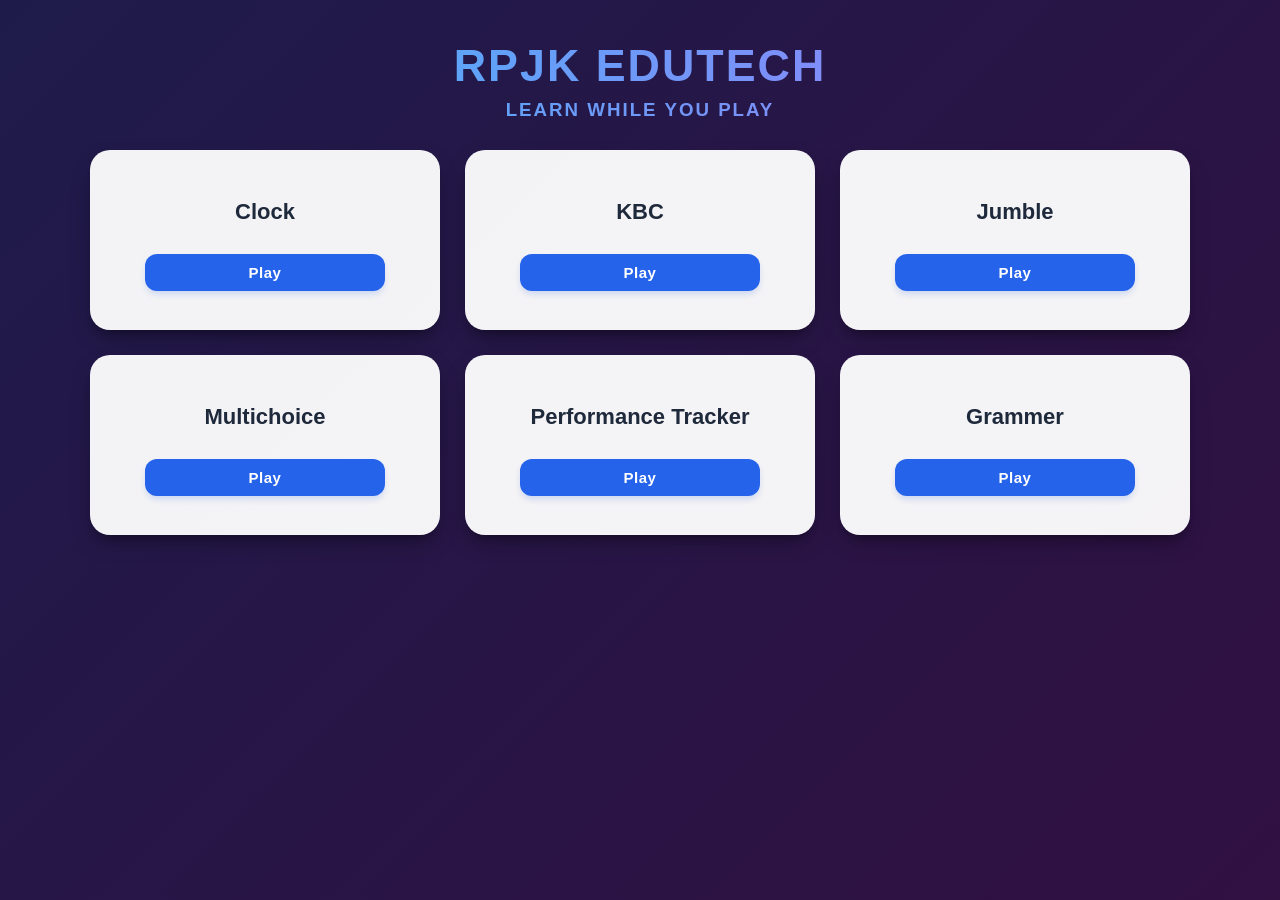
<file: index.html>
<!DOCTYPE html>
<html lang="en">
<head>
    <meta charset="UTF-8">
    <meta name="viewport" content="width=device-width, initial-scale=1.0">
    <title>Educational Activities</title>
    <style>
        /* Modern CSS Variables for Easy Customization */
        :root {
            --primary-bg: linear-gradient(135deg, #1e1b4b 0%, #311042 100%);
            --card-bg: rgba(255, 255, 255, 0.95);
            --text-dark: #1e293b;
            --accent-blue: #2563eb;
            --accent-hover: #ff4500;
        }

        /* Base Setup */
        body {
            font-family: 'Segoe UI', Roboto, Helvetica, Arial, sans-serif;
            text-align: center;
            margin: 0;
            padding: 40px 20px;
            min-height: 100vh;
            background: var(--primary-bg);
            color: #ffffff;
            box-sizing: border-box;
        }

        /* Typography & Headings */
        h1 {
            font-size: 2.8rem;
            margin-bottom: 8px;
            letter-spacing: -0.5px;
            background: linear-gradient(to right, #ffffff, #cbd5e1);
            -webkit-background-clip: text;
            -webkit-text-fill-color: transparent;
            font-weight: 800;
        }

        /* Animated Tagline */
        .gradient-effect {
            /* font-size: 22px; */
            text-transform: uppercase;
            font-weight: 700;
            letter-spacing: 2px;
            margin-top: 0;
            /* margin-bottom: 50px; */
            background: linear-gradient(to right, #38bdf8, #818cf8, #34d399, #38bdf8);
            background-size: 200% auto;
            -webkit-background-clip: text;
            -webkit-text-fill-color: transparent;
            animation: gradientScroll 3s linear infinite;
        }

        /* Layout Grid - Highly Responsive */
        #container {
            display: grid;
            grid-template-columns: repeat(auto-fit, minmax(260px, 1fr));
            gap: 25px;
            max-width: 1100px;
            margin: 0 auto;
            padding: 10px;
        }

        /* Modernized Cards (Tiles) */
        .tile {
            background: var(--card-bg);
            border-radius: 20px;
            padding: 24px;
            height: 180px;
            display: flex;
            flex-direction: column;
            justify-content: space-around;
            align-items: center;
            cursor: pointer;
            box-sizing: border-box;
            border: 1px solid rgba(255, 255, 255, 0.1);
            box-shadow: 0 10px 25px -5px rgba(0, 0, 0, 0.3), 
                        0 8px 10px -6px rgba(0, 0, 0, 0.3);
            transition: transform 0.25s cubic-bezier(0.4, 0, 0.2, 1), 
                        box-shadow 0.25s cubic-bezier(0.4, 0, 0.2, 1);
        }

        /* Interactive Hover State */
        .tile:hover {
            transform: translateY(-8px) scale(1.02);
            box-shadow: 0 20px 25px -5px rgba(0, 0, 0, 0.4), 
                        0 0 15px rgba(56, 189, 248, 0.2);
        }

        .tile h2 {
            margin: 10px 0 0 0;
            font-size: 22px;
            color: var(--text-dark);
            font-weight: 700;
            line-height: 1.2;
        }

        /* Action Buttons */
        .tile button {
            width: 80%;
            padding: 10px 20px;
            font-size: 15px;
            border: none;
            border-radius: 12px;
            background: var(--accent-blue);
            color: white;
            cursor: pointer;
            font-weight: 600;
            letter-spacing: 0.5px;
            box-shadow: 0 4px 6px -1px rgba(37, 99, 235, 0.2);
            transition: all 0.2s ease;
        }

        .tile button:hover {
            background: var(--accent-hover);
            transform: translateY(-2px);
            box-shadow: 0 6px 12px rgba(255, 69, 0, 0.3);
        }
        
        .tile button:active {
            transform: translateY(0);
        }

        /* Smooth Keyframe Animation */
        @keyframes gradientScroll {
            0% { background-position: 0% center; }
            100% { background-position: -200% center; }
        }
    </style>
</head>
<body>

    <h1 class="gradient-effect">RPJK EduTech</h1>
    <h3 id="tagline" class="gradient-effect">Learn While You Play</h3>
    
    <div id="container">
        <!-- The script.min.js file will inject cards seamlessly here. -->        
    </div>
    
    <script src="script.js"></script>
</body>
</html>
</file>
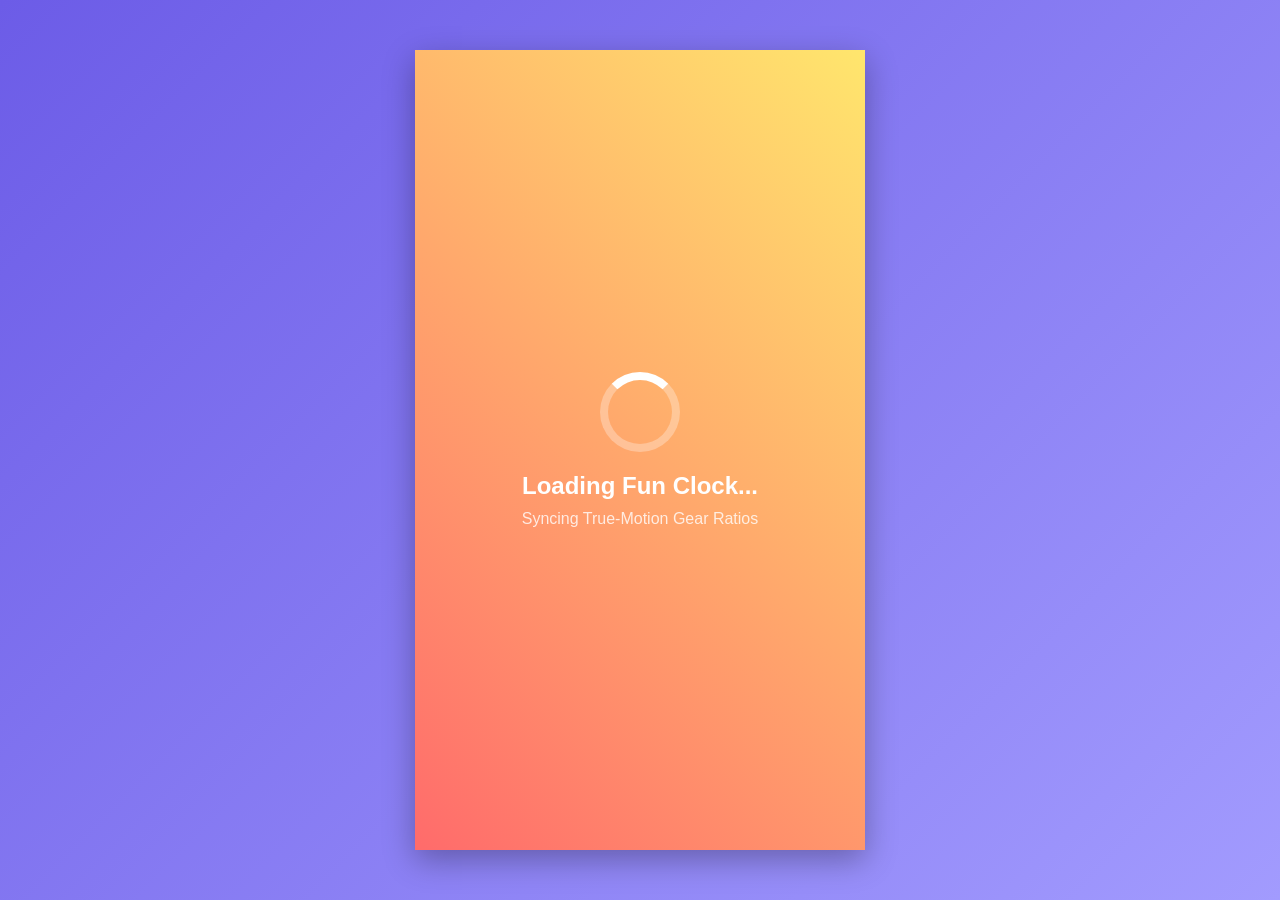
<file: AppAssets/Game_Clock/Clock.html>
<!DOCTYPE html>
<html lang="en">
<head>
    <meta charset="UTF-8">
    <meta name="viewport" content="width=device-width, initial-scale=1.0, maximum-scale=1.0, user-scalable=no">
    <title>Time Explorer: Clock Master</title>
    <style>
        :root {
            --primary: #FF6B6B;
            --secondary: #4ECDC4;
            --accent: #FFE66D;
            --dark: #2F3E46;
            --light: #F7FFF7;
        }

        * {
            box-sizing: border-box;
            user-select: none;
            -webkit-user-select: none;
            margin: 0;
            padding: 0;
        }

        body, html {
            width: 100%;
            height: 100%;
            overflow: hidden;
            background: linear-gradient(135deg, #6C5CE7, #a29bfe);
            font-family: 'Comic Sans MS', 'Chalkboard SE', 'Arial', sans-serif;
            display: flex;
            justify-content: center;
            align-items: center;
        }

        #game-container {
            position: relative;
            width: 100%;
            max-width: 450px;
            height: 100%;
            max-height: 800px;
            background: var(--light);
            box-shadow: 0 10px 30px rgba(0,0,0,0.3);
            overflow: hidden;
            display: flex;
            flex-direction: column;
        }

        .screen {
            position: absolute;
            top: 0;
            left: 0;
            width: 100%;
            height: 100%;
            display: flex;
            flex-direction: column;
            align-items: center;
            justify-content: center;
            padding: 20px;
            z-index: 10;
            transition: opacity 0.5s ease;
            background: var(--light);
        }

        .hidden {
            display: none !important;
            opacity: 0;
        }

        #loading-screen {
            background: linear-gradient(45deg, var(--primary), var(--accent));
            color: white;
            z-index: 100;
        }

        .spinner {
            width: 80px;
            height: 80px;
            border: 8px solid rgba(255,255,255,0.3);
            border-radius: 50%;
            border-top-color: white;
            animation: spin 1s ease-in-out infinite;
            margin-bottom: 20px;
        }

        @keyframes spin {
            to { transform: rotate(360deg); }
        }

        #hud {
            width: 100%;
            padding: 15px;
            display: flex;
            justify-content: space-between;
            align-items: center;
            background: #f0f0f0;
            border-bottom: 4px solid #e0e0e0;
        }

        .hud-item {
            font-size: 1.1rem;
            font-weight: bold;
            color: var(--dark);
            background: white;
            padding: 5px 12px;
            border-radius: 15px;
            border: 2px solid #ddd;
        }

        #game-screen {
            justify-content: space-between;
            padding-top: 0;
        }

        #question-area {
            text-align: center;
            margin: 15px 0;
        }

        #target-time-text {
            font-size: 2rem;
            color: var(--primary);
            background: #fff3f3;
            padding: 8px 25px;
            border-radius: 20px;
            border: 3px dashed var(--primary);
            display: inline-block;
            margin-top: 5px;
            font-weight: bold;
        }

        #instruction-tip {
            font-size: 0.95rem;
            color: #555;
            margin-top: 5px;
            font-weight: bold;
        }

        #clock-container {
            position: relative;
            width: 320px;
            height: 320px;
            margin: auto;
        }

        canvas {
            cursor: pointer;
            touch-action: none;
        }

        .btn {
            background: var(--secondary);
            color: white;
            border: none;
            padding: 15px 40px;
            font-size: 1.3rem;
            font-weight: bold;
            border-radius: 50px;
            cursor: pointer;
            box-shadow: 0 5px 0 #3b9c95;
            transition: transform 0.1s, box-shadow 0.1s;
            margin: 15px 0;
        }

        .btn:active {
            transform: translateY(4px);
            box-shadow: 0 1px 0 #3b9c95;
        }

        .btn-danger {
            background: var(--primary);
            box-shadow: 0 5px 0 #c75353;
        }
        .btn-danger:active { box-shadow: 0 1px 0 #c75353; }

        .btn-small {
            padding: 5px 10px;
            font-size: 0.9rem;
            box-shadow: 0 2px 0 #c75353;
            margin: 0;
        }
        .btn-small:active { box-shadow: 0 0px 0 #c75353; }

        .modal-overlay {
            position: absolute;
            top: 0;
            left: 0;
            width: 100%;
            height: 100%;
            background: rgba(0,0,0,0.6);
            z-index: 200;
            display: flex;
            justify-content: center;
            align-items: center;
        }

        .modal-content {
            background: white;
            width: 85%;
            padding: 25px;
            border-radius: 25px;
            text-align: center;
            border: 5px solid var(--accent);
            animation: popIn 0.3s cubic-bezier(0.175, 0.885, 0.32, 1.275);
        }

        @keyframes popIn {
            from { transform: scale(0.8); opacity: 0; }
            to { transform: scale(1); opacity: 1; }
        }

        .modal-buttons {
            display: flex;
            justify-content: space-around;
            margin-top: 20px;
        }
    </style>
</head>
<body>

    <div id="game-container">
        
        <!-- LOADING SCREEN -->
        <div id="loading-screen" class="screen">
            <div class="spinner"></div>
            <h2>Loading Fun Clock...</h2>
            <p style="margin-top: 10px; opacity: 0.8;">Syncing True-Motion Gear Ratios</p>
        </div>

        <!-- START SCREEN -->
        <div id="start-screen" class="screen hidden">
            <h1 style="color: var(--primary); font-size: 2.5rem; text-align: center; margin-bottom: 10px;">Clock Master!</h1>
            <p style="text-align: center; color: #666; margin-bottom: 30px;">Spin the red minute hand!<br>Watch the dark hour hand move together!</p>
            <button class="btn" onclick="Game.initQuiz()">Play Now!</button>
        </div>

        <!-- GAMEPLAY SCREEN -->
        <div id="game-screen" class="screen hidden">
            <div id="hud">
                <button class="btn btn-danger btn-small" onclick="Game.showExitModal()">Exit</button>
                <div class="hud-item">Level: <span id="level-val">1</span>/3</div>
                <div class="hud-item">Score: <span id="score-val">0</span></div>
            </div>

            <div id="question-area">
                <h2>Set the clock to:</h2>
                <div id="target-time-text">12:00</div>
                <div id="instruction-tip">Spin the Red Minute Hand</div>
            </div>

            <div id="clock-container">
                <canvas id="clock" width="320" height="320"></canvas>
            </div>

            <button class="btn" onclick="Game.checkAnswer()">Check Answer!</button>
        </div>

        <!-- EXIT DIALOG -->
        <div id="exit-modal" class="modal-overlay hidden">
            <div class="modal-content">
                <h3>Are you sure you want to quit?</h3>
                <p style="margin-top: 10px; color: #666;">Your progress will be lost!</p>
                <div class="modal-buttons">
                    <button class="btn btn-danger btn-small" onclick="Game.confirmExit(true)">Yes, Quit</button>
                    <button class="btn btn-small" onclick="Game.confirmExit(false)">Keep Playing</button>
                </div>
            </div>
        </div>

        <!-- FEEDBACK DIALOG -->
        <div id="feedback-modal" class="modal-overlay hidden">
            <div class="modal-content" id="feedback-content">
                <h2 id="feedback-title">Awesome!</h2>
                <p id="feedback-msg" style="margin: 15px 0; font-size: 1.2rem;"></p>
                <button class="btn" id="feedback-btn" onclick="Game.nextQuestion()">Next Challenge</button>
            </div>
        </div>

    </div>

    <script>
        
    </script>
    <script src="clock.min.js"></script>
</body>
</html>
</file>
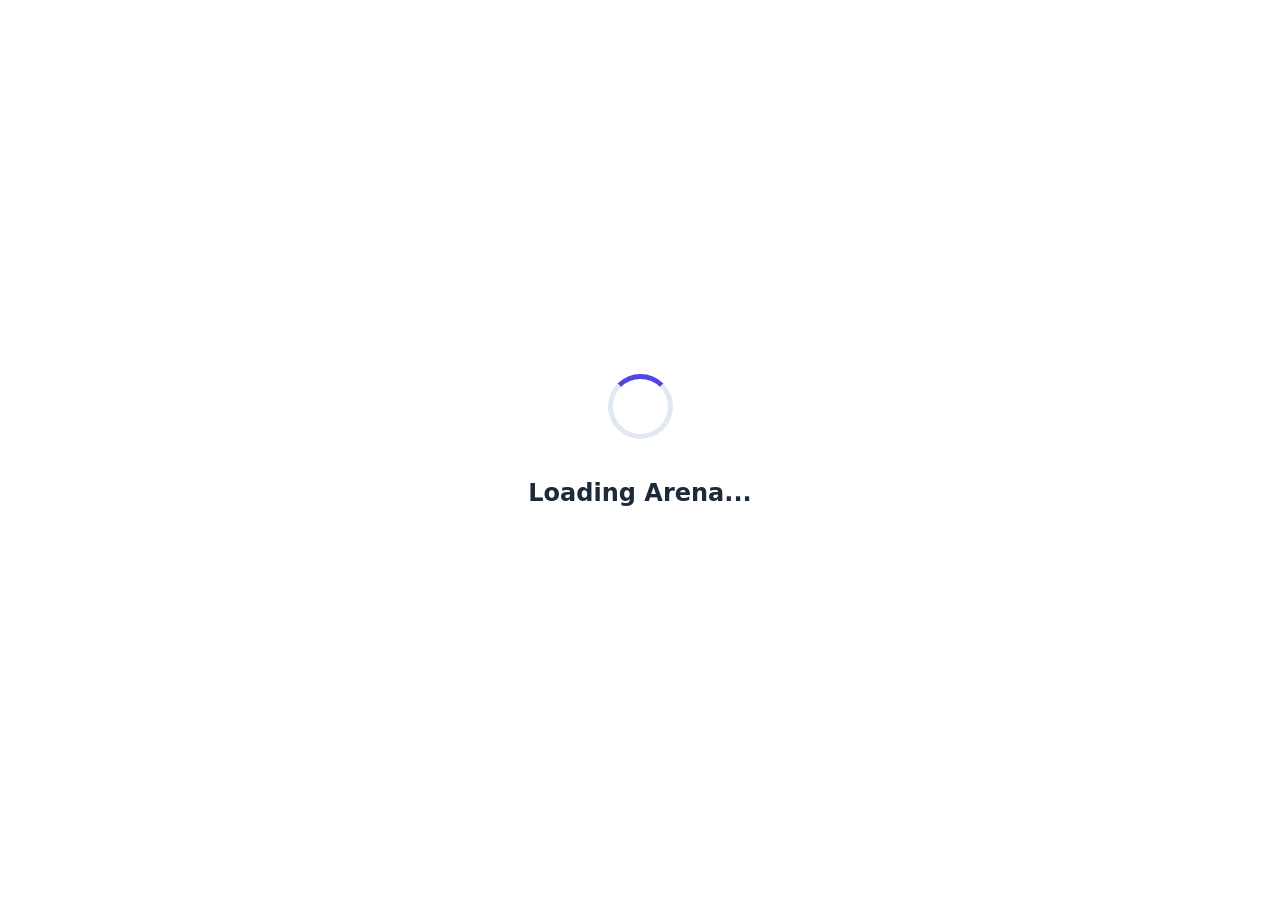
<file: AppAssets/Game_Jumble/Jumble.html>
<!DOCTYPE html>
<html lang="en">
<head>
    <meta charset="UTF-8">
    <meta name="viewport" content="width=device-width, initial-scale=1.0, user-scalable=no">
    <title>Word Jumble Arena</title>    
    <style>
        :root {
            --bg-canvas: #f0f4f9;
            --sidebar-bg: linear-gradient(135deg, #3730a3 0%, #1e1b4b 100%);
            --sidebar-text: #ffffff;
            --card-bg: #ffffff;
            --text-dark: #1e293b;
            --text-muted: #64748b;
            --primary: #4f46e5;
            --primary-hover: #4338ca;
            --timer-color: #d97706;
            --timer-bg: #fef3c7;
            --lives-color: #dc2626;
            --lives-bg: #fee2e2;
            --hint-color: #0369a1;
            --hint-bg: #e0f2fe;
            --success: #16a34a;
            --tile-bg: #6366f1;
            --tile-shadow: #3730a3;
        }

        body, html {
            margin: 0; padding: 0; width: 100%; height: 100%;
            background-color: var(--bg-canvas); color: var(--text-dark);
            font-family: 'Segoe UI', system-ui, -apple-system, sans-serif;
            display: flex; justify-content: center; align-items: center; overflow: hidden;
        }

        #jumble-container {
            width: 100%; height: 100%;
            display: flex; flex-direction: row; overflow: hidden;
            background-color: var(--bg-canvas);
        }

        /* Responsive Split Panel Structural Framework */
        .sidebar-panel {
            width: 320px; background: var(--sidebar-bg); color: var(--sidebar-text);
            display: flex; flex-direction: column; padding: 40px 30px; box-sizing: border-box;
            justify-content: space-between; border-right: 1px solid rgba(255,255,255,0.1);
        }

        .main-workspace {
            flex: 1; display: flex; flex-direction: column; padding: 40px;
            box-sizing: border-box; background: var(--bg-canvas); overflow-y: auto;
            justify-content: center; align-items: center;
        }

        .screen {
            width: 100%; max-width: 700px; display: flex; flex-direction: column;
            justify-content: center; align-items: center;
        }

        /* Loading View Spinner Configuration */
        #loading-screen { 
            position: absolute; top:0; left:0; width:100%; height:100%;
            background: #ffffff; z-index: 99; display: flex; flex-direction: column;
            justify-content: center; align-items: center;
        }
        .spinner {
            width: 55px; height: 55px;
            border: 5px solid #e2e8f0; border-top: 5px solid var(--primary);
            border-radius: 50%; animation: spin 0.8s cubic-bezier(0.4, 0, 0.2, 1) infinite; margin-bottom: 20px;
        }
        @keyframes spin { 0% { transform: rotate(0deg); } 100% { transform: rotate(360deg); } }

        .hidden { display: none !important; }
        
        .logo { 
            font-size: 72px; margin-bottom: 15px; 
            filter: drop-shadow(0 10px 15px rgba(255,255,255,0.2));
            animation: float 3s ease-in-out infinite;
        }
        @keyframes float { 0%,100% {transform:translateY(0);} 50%{transform:translateY(-8px);} }

        h1 { font-size: 34px; margin: 0 0 10px 0; font-weight: 800; letter-spacing: -0.5px; }
        .sidebar-panel h1 { color: #ffffff; }
        .main-workspace h1 { color: var(--text-dark); }
        
        p { color: var(--text-muted); margin: 0 0 30px 0; font-size: 16px; line-height: 1.5; text-align: center; }
        .sidebar-panel p { color: #cbd5e1; text-align: left; }

        /* Unified Button Interface Framework */
        button {
            background: var(--primary); color: white; border: none; padding: 14px 28px;
            font-size: 16px; font-weight: 700; border-radius: 14px; cursor: pointer;
            box-shadow: 0 4px 10px rgba(79, 70, 229, 0.25); transition: all 0.2s ease;
        }
        button:hover:not(:disabled) { background: var(--primary-hover); transform: translateY(-2px); box-shadow: 0 6px 15px rgba(79, 70, 229, 0.35); }
        button:active:not(:disabled) { transform: translateY(1px); }
        button:disabled { background: #cbd5e1; color: #94a3b8; cursor: not-allowed; box-shadow: none; }

        #category-buttons { display: grid; grid-template-columns: repeat(2, 11fr); gap: 16px; width: 100%; max-width: 600px; }
        .menu-btn {
            background: var(--card-bg); color: var(--text-dark); border: 2px solid #e2e8f0;
            box-shadow: 0 4px 6px -1px rgba(0,0,0,0.05); padding: 20px; font-weight: 600; text-align: center; border-radius: 16px;
        }
        .menu-btn:hover:not(:disabled) { border-color: var(--primary); background: #fafafa; color: var(--primary); }

        /* HUD Status Module Layout Elements */
        .hud-group { width: 100%; display: flex; flex-direction: column; gap: 14px; margin-bottom: 25px; }
        .hud-chip { 
            background: rgba(255,255,255,0.08); padding: 12px 16px; border-radius: 12px;
            font-size: 16px; font-weight: 700; display: flex; justify-content: space-between; align-items: center;
        }
        #back-btn { background: rgba(255,255,255,0.15); font-size: 14px; padding: 10px 18px; box-shadow: none; width: 100%; margin-top: auto; }
        #back-btn:hover { background: rgba(255,255,255,0.25); }

        /* Dynamic Score Metrics */
        #mobile-hud { display: none; }
        #stats-row { width: 100%; display: flex; gap: 15px; margin-bottom: 25px; }
        .stat-capsule {
            flex: 1; display: flex; align-items: center; justify-content: center; gap: 8px;
            font-size: 18px; font-weight: 700; padding: 12px; border-radius: 14px;
        }
        #timer-box { color: var(--timer-color); background: var(--timer-bg); }
        #lives-box { color: var(--lives-color); background: var(--lives-bg); }

        /* Clue Field Box Card styling */
        #hint-box {
            font-size: 16px; color: var(--hint-color); background: var(--hint-bg);
            border: 2px dashed #bae6fd; padding: 18px; border-radius: 16px;
            margin-bottom: 35px; font-weight: 600; text-align: center; width: 100%; box-sizing: border-box;
            box-shadow: 0 4px 6px -1px rgba(0,0,0,0.02);
        }

        /* Letter Tile Workshop Grids */
        #jumbled-row, #guess-row { display: flex; gap: 12px; justify-content: center; flex-wrap: wrap; width: 100%; min-height: 58px; margin-bottom: 30px; }
        #guess-row { border-bottom: 3px dashed #cbd5e1; padding-bottom: 20px; }

        .letter-tile {
            width: 54px; height: 54px; background: var(--tile-bg); color: white;
            font-size: 24px; font-weight: 800; display: flex; justify-content: center;
            align-items: center; border-radius: 14px; box-shadow: 0 5px 0 var(--tile-shadow);
            cursor: pointer; transition: all 0.1s ease; user-select: none;
        }
        .letter-tile:hover:not(.used) { background: #4f46e5; transform: translateY(-2px); box-shadow: 0 7px 0 var(--tile-shadow); }
        .letter-tile:active:not(.used) { transform: translateY(5px); box-shadow: 0 0 0 var(--tile-shadow); }
        .letter-tile.used { background: #e2e8f0; box-shadow: 0 2px 0 #cbd5e1; color: #94a3b8; cursor: default; transform: translateY(3px); }

        /* Game Command Interactive Dashboard Footer Buttons */
        #control-actions { display: flex; gap: 16px; width: 100%; max-width: 450px; margin-top: 10px; }
        #clear-btn { background: #fee2e2; color: var(--lives-color); box-shadow: none; border: 1px solid #fca5a5; flex: 1; }
        #clear-btn:hover { background: var(--lives-color); color: white; }
        #submit-btn { background: var(--success); flex: 1.5; box-shadow: 0 4px 10px rgba(22,163,74,0.25); }
        #submit-btn:hover { background: #15803d; box-shadow: 0 6px 15px rgba(22,163,74,0.35); }

        #final-stats { white-space: pre-line; line-height: 1.6; text-align: center; font-size: 18px; margin-bottom: 25px; }

        /* Dialog Interstitial Alert Modals */
        .modal-overlay {
            position: absolute; top: 0; left: 0; width: 100%; height: 100%;
            background: rgba(15, 23, 42, 0.4); display: flex; justify-content: center;
            align-items: center; z-index: 100; backdrop-filter: blur(4px);
        }
        .modal-box {
            background: #ffffff; border-radius: 24px; padding: 35px; width: 85%; max-width: 380px; text-align: center;
            box-shadow: 0 20px 25px -5px rgba(0, 0, 0, 0.1), 0 10px 10px -5px rgba(0, 0, 0, 0.04);
        }
        .modal-box h3 { margin-top: 0; font-size: 24px; color: var(--text-dark); font-weight: 800; }
        .modal-box p { color: var(--text-muted); margin-bottom: 25px; }
        .modal-buttons { display: flex; gap: 12px; justify-content: center; }
        .modal-buttons button { flex: 1; }
        .modal-btn-confirm { background: var(--success); }
        .modal-btn-confirm:hover { background: #15803d; }
        .modal-btn-cancel { background: #e2e8f0; color: var(--text-dark); box-shadow: none; }
        .modal-btn-cancel:hover { background: #cbd5e1; }

        /* Responsive Breakpoint Matrix Engine */
        @media (max-width: 768px) {
            #jumble-container { flex-direction: column; }
            .sidebar-panel { width: 100%; height: auto; padding: 20px; border-right: none; border-bottom: 1px solid rgba(255,255,255,0.1); }
            .sidebar-panel p, .sidebar-panel #back-btn { display: none !important; }
            .sidebar-panel h1 { font-size: 24px; text-align: center; margin-bottom: 0; width: 100%; }
            .main-workspace { padding: 20px; }
            #category-buttons { grid-template-columns: 1fr; gap: 10px; width: 100%; }
            .menu-btn { padding: 14px; }
            
            /* Game screen layout shifts for handheld devices */
            #game-sidebar-hud { display: none !important; }
            #mobile-hud { 
                display: flex; width: 100%; justify-content: space-between; align-items: center;
                margin-bottom: 15px; background: #ffffff; padding: 12px 16px; border-radius: 14px;
                box-shadow: 0 4px 6px -1px rgba(0,0,0,0.05); box-sizing: border-box;
            }
            #mobile-hud button { padding: 6px 12px; font-size: 13px; background: #e2e8f0; color: var(--text-dark); box-shadow: none; }
            .mobile-hud-stats { display: flex; gap: 12px; font-weight: 700; font-size: 14px; }
            .letter-tile { width: 44px; height: 44px; font-size: 18px; border-radius: 10px; box-shadow: 0 4px 0 var(--tile-shadow); }
        }
    </style>
</head>
<body>
    <div id="jumble-container">
        <!-- Persistent Sidebar Dashboard Interface Container -->
        <div id="left-sidebar" class="sidebar-panel">
            <div>
                <!-- <div class="logo" id="sidebar-logo">🔤</div> -->
                <h1 id="sidebar-title">Word Jumble</h1>
                <p id="sidebar-desc">Unscramble the letters to find the hidden word!</p>
            </div>
            
            <!-- Contextual Game Status Metrics Component -->
            <div id="game-sidebar-hud" class="hud-group hidden">
                <div class="hud-chip"><span>Level:</span><span id="side-level">1</span></div>
                <div class="hud-chip"><span>Score:</span><span id="side-score">0</span></div>
            </div>
            
            <button id="back-btn" class="hidden">⬅️ Back to Menu</button>
        </div>

        <!-- Main Interactive Application Viewport Area -->
        <div class="main-workspace">
            <div id="loading-screen">
                <div class="spinner"></div>
                <h2 style="font-weight: 800; color: var(--text-dark);">Loading Arena...</h2>
            </div>

            <!-- Category Selector Screen Grid View Component -->
            <div id="menu-screen" class="screen hidden">
                <h2 style="font-weight: 800; margin-top: 0; margin-bottom: 25px; font-size: 24px;">Select a Challenge Category</h2>
                <div id="category-buttons">
                    <button class="menu-btn" data-cat="numbers" disabled>Numbers & Units</button>
                    <button class="menu-btn" data-cat="days_months" disabled>Days & Months</button>
                    <button class="menu-btn" data-cat="fruits" disabled>Indian Fruits</button>
                    <button class="menu-btn" data-cat="colors" disabled>Colors</button>
                    <button class="menu-btn" data-cat="shapes" disabled>Shapes</button>
                    <button class="menu-btn" data-cat="vehicles" disabled>Vehicles</button>
                </div>
            </div>

            <!-- Active Match Gameplay Canvas Component -->
            <div id="game-screen" class="screen hidden">
                <!-- Collapsed Handheld Navigation Toolbar View -->
                <div id="mobile-hud">
                    <button id="mobile-back-btn">⬅️ Menu</button>
                    <div class="mobile-hud-stats">
                        <div id="mobile-level-display">Lv: 1</div>
                        <div id="mobile-score-display">Score: 0</div>
                    </div>
                </div>

                <div id="stats-row">
                    <div id="timer-box" class="stat-capsule">⏱️ <span id="timer-count">45</span>s</div>
                    <div id="lives-box" class="stat-capsule">❤️ <span id="lives-count">3</span></div>
                </div>
                
                <div id="hint-box">Category: <span id="category-name">None</span></div>
                
                <div id="jumbled-row"></div>
                <div id="guess-row"></div>

                <div id="control-actions">
                    <button id="clear-btn">Clear 🔄</button>
                    <button id="submit-btn">Submit 📥</button>
                </div>
            </div>

            <!-- End Game Metrics Results Canvas Section -->
            <div id="win-screen" class="screen hidden">
                <h2 id="win-title" style="font-size: 36px; font-weight: 800; margin-bottom: 10px;">🎉 Amazing Job!</h2>
                <p id="final-stats">You unscrambled all words in this set.</p>
                <button id="restart-btn" style="min-width: 200px;">Play Again!</button>
            </div>
        </div>

        <!-- Custom Confirmation / Interstitial Overlay Modal -->
        <div id="custom-modal" class="modal-overlay hidden">
            <div class="modal-box">
                <h3 id="modal-title">Notice</h3>
                <p id="modal-message">Message text goes here.</p>
                <div class="modal-buttons" id="modal-actions-container"></div>
            </div>
        </div>
    </div>

    <script src="Jumble.min.js"></script>
</body>
</html>
</file>
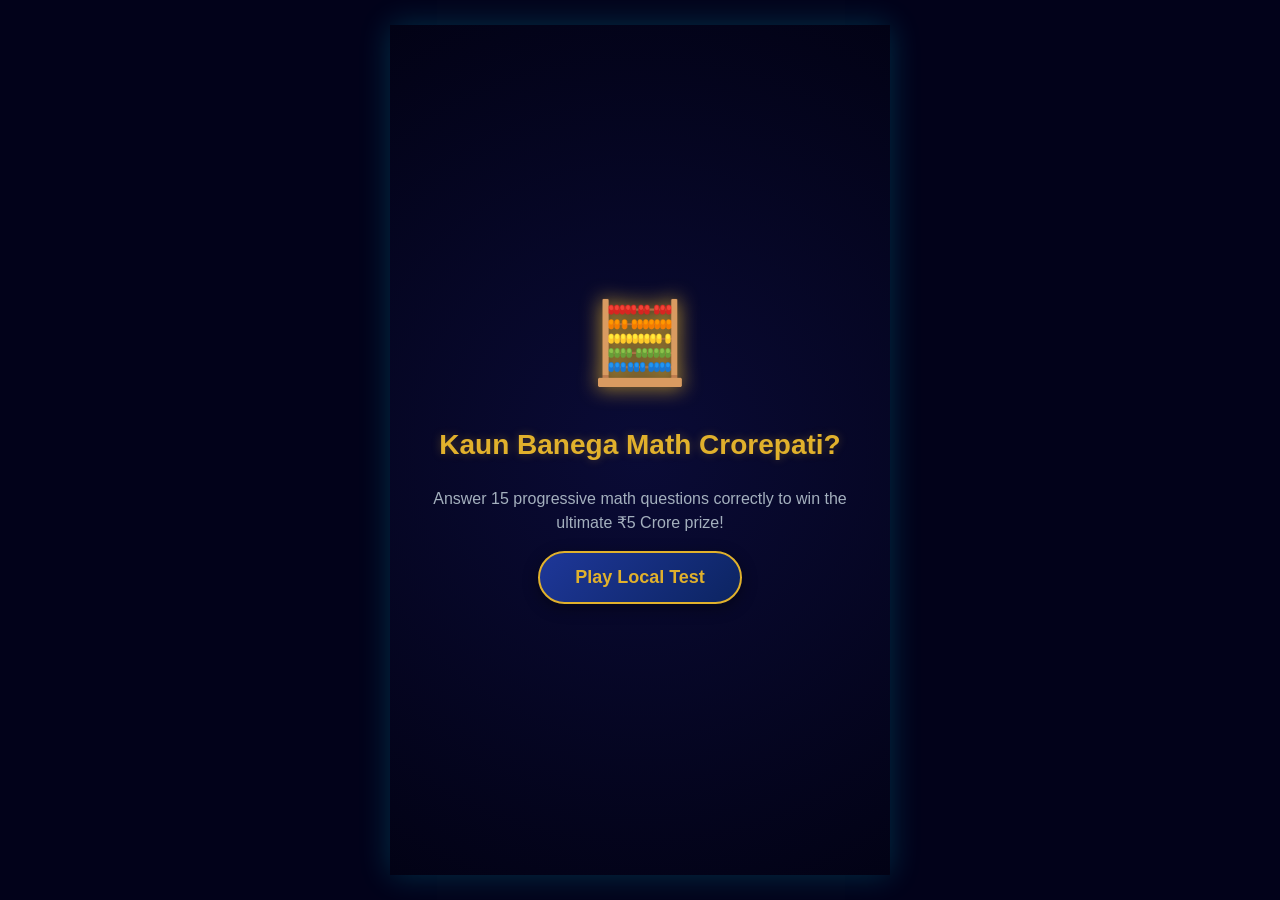
<file: AppAssets/Game_KBC/KBC.html>
<!DOCTYPE html>
<html lang="en">
<head>
    <meta charset="UTF-8">
    <meta name="viewport" content="width=device-width, initial-scale=1.0, user-scalable=no">
    <title>Math Crorepati Challenge</title>
    <link rel="stylesheet" href="style.css">
    <!-- MANDATORY: YouTube Playables SDK Loaded First -->
    <script src="https://www.youtube.com/game_api/v1"></script>
</head>
<body>
    <div id="kbc-container">
        <!-- SCREEN 1: Welcome/Intro -->
        <div id="intro-screen" class="screen">
            <div class="logo">🧮</div>
            <h1>Kaun Banega Math Crorepati?</h1>
            <p>Answer 15 progressive math questions correctly to win the ultimate ₹5 Crore prize!</p>
            <button id="start-btn" disabled>Loading Studio...</button>
        </div>

        <!-- SCREEN 2: Main Game Area -->
        <div id="game-screen" class="screen hidden">
            <div id="top-bar">
                <div id="prize-money">Current Value: ₹0</div>
                <div id="clock">Time: 30s</div>
            </div>
            
            <div id="question-container">
                <p id="question-text">Loading calculation...</p>
            </div>

            <div id="options-grid">
                <!-- Dynamically generated option blocks -->
            </div>
        </div>

        <!-- SCREEN 3: Summary/Results -->
        <div id="summary-screen" class="screen hidden">
            <h2 id="summary-title">Game Over!</h2>
            <p id="summary-payout">You walk away with: ₹0</p>
            <button id="restart-btn">Try Again</button>
        </div>
    </div>
    <script src="KBC.min.js"></script>
</body>
</html>
</file>
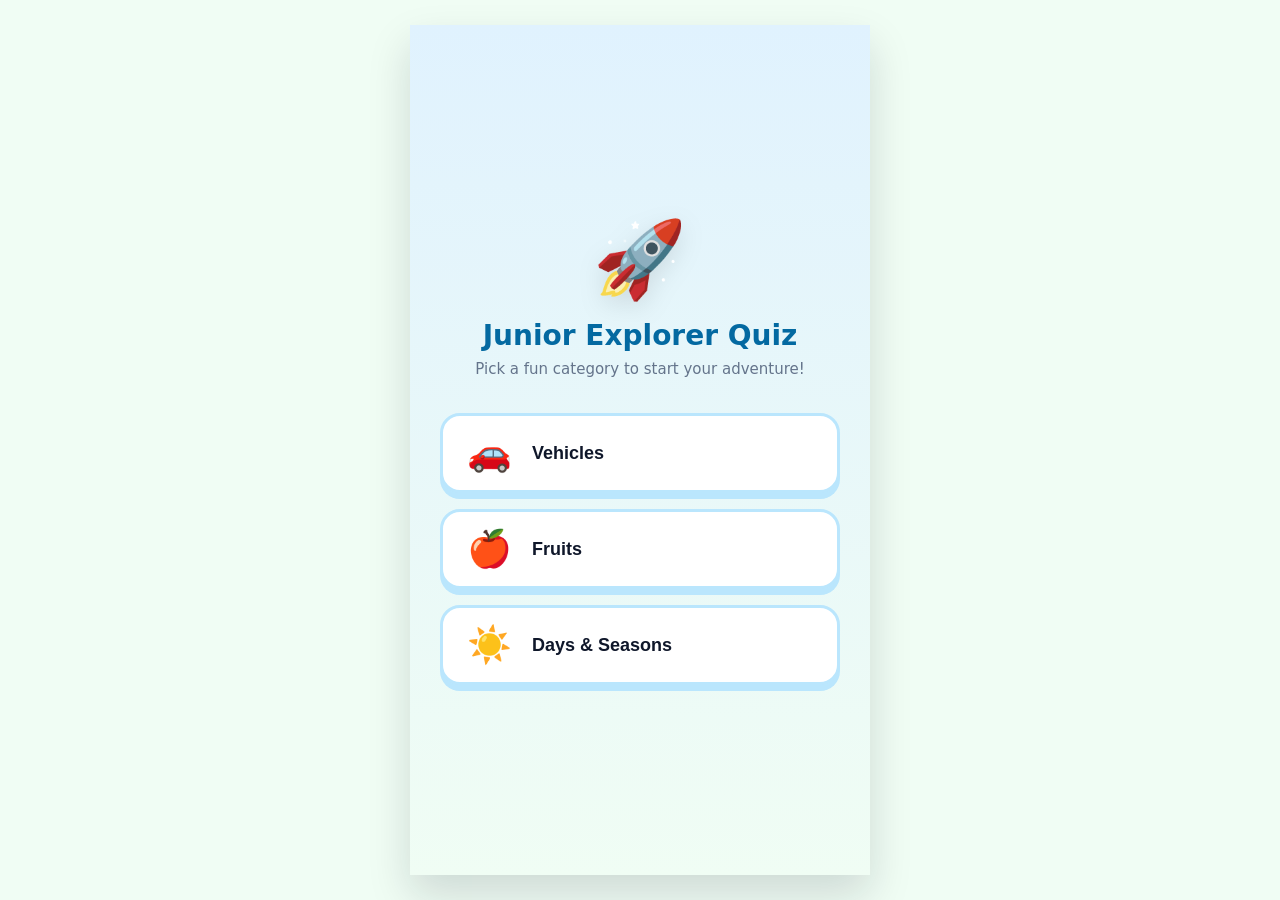
<file: AppAssets/Game_MultipleChoice/MultiChoice.html>
<!DOCTYPE html>
<html lang="en">
<head>
    <meta charset="UTF-8">
    <meta name="viewport" content="width=device-width, initial-scale=1.0, user-scalable=no">
    <title>Junior GK Explorer</title>
    <link rel="stylesheet" href="style.css">
    <!-- MANDATORY: YouTube Playables SDK Loaded First -->
    <script src="https://www.youtube.com/game_api/v1"></script>
</head>
<body>
    <div id="app-viewport">
        <!-- SCREEN 1: Category Hub -->
        <div id="hub-screen" class="panel">
            <div class="mascot-badge">🚀</div>
            <h1>Junior Explorer Quiz</h1>
            <p class="subtitle">Pick a fun category to start your adventure!</p>
            
            <div id="hub-grid">
                <button class="hub-card" data-cat="vehicles" disabled>
                    <span class="card-icon">🚗</span>
                    <span class="card-title">Vehicles</span>
                </button>
                <button class="hub-card" data-cat="fruits" disabled>
                    <span class="card-icon">🍎</span>
                    <span class="card-title">Fruits</span>
                </button>
                <button class="hub-card" data-cat="days" disabled>
                    <span class="card-icon">☀️</span>
                    <span class="card-title">Days & Seasons</span>
                </button>
            </div>
        </div>

        <!-- SCREEN 2: Quiz Arena -->
        <div id="quiz-screen" class="panel hidden">
            <div id="stat-hud">
                <button id="home-btn">🏠 Main</button>
                <div id="hud-score">Stars: ⭐ 0</div>
            </div>

            <!-- Dynamic Visual Timer Meter -->
            <div id="timer-lane"><div id="timer-bar"></div></div>

            <div id="question-box">Loading question...</div>
            
            <div id="options-stack">
                <!-- Answer buttons will be generated here dynamically -->
            </div>
        </div>

        <!-- SCREEN 3: Celebration End -->
        <div id="celebration-screen" class="panel hidden">
            <div class="mascot-badge">🏆</div>
            <h2>Fantastic Job, Explorer!</h2>
            <p id="total-stars-msg">You collected 0 stars on this run!</p>
            <button id="loop-btn">Play Another Topic</button>
        </div>
    </div>
    <script src="MultiChoice.min.js"></script>
</body>
</html>
</file>
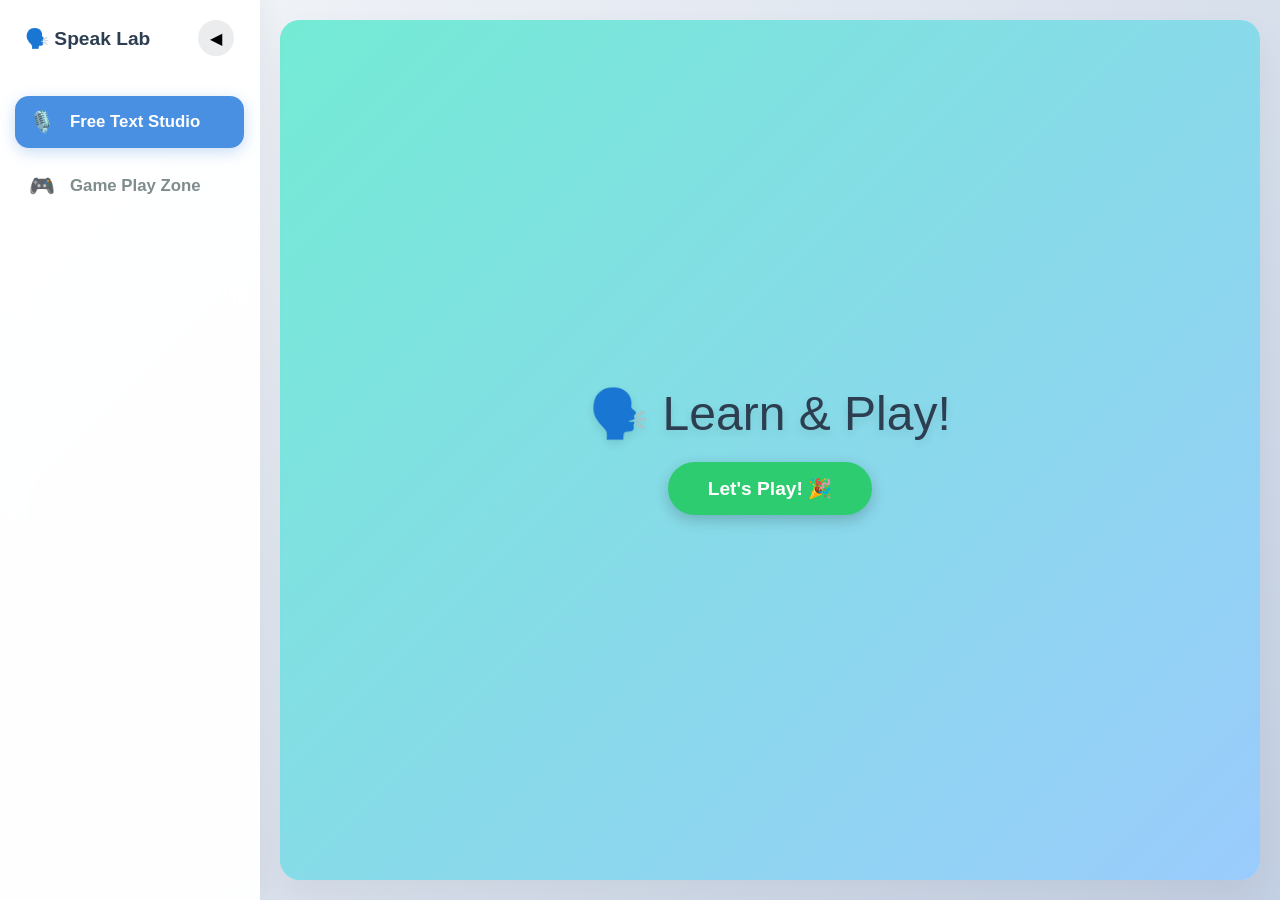
<file: AppAssets/Games_Grammer/Grammer.html>
<!DOCTYPE html>
<html lang="en">
<head>
    <meta charset="UTF-8">
    <meta name="viewport" content="width=device-width, initial-scale=1.0">
    <title>Multilingual Learning Portal</title>
    <style>
        :root {
            --primary: #4A90E2;
            --purple: #9B59B6;
            --bg-gradient: linear-gradient(135deg, #f5f7fa 0%, #c3cfe2 100%);
            --text-dark: #2C3E50;
            --sidebar-bg: rgba(255, 255, 255, 0.95);
            --sidebar-width-expanded: 260px;
            --sidebar-width-collapsed: 80px;
        }

        * {
            box-sizing: border-box;
            margin: 0;
            padding: 0;
            font-family: 'Segoe UI', Tahoma, Geneva, Verdana, sans-serif;
        }

        body {
            background: var(--bg-gradient);
            min-height: 100vh;
            display: flex;
            color: var(--text-dark);
            overflow: hidden;
        }

        /* --- Desktop Collapsible Left Sidebar --- */
        .sidebar {
            width: var(--sidebar-width-expanded);
            background: var(--sidebar-bg);
            height: 100vh;
            display: flex;
            flex-direction: column;
            padding: 20px 15px;
            box-shadow: 4px 0 24px rgba(0, 0, 0, 0.05);
            backdrop-filter: blur(15px);
            -webkit-backdrop-filter: blur(15px);
            border-right: 1px solid rgba(255, 255, 255, 0.6);
            transition: width 0.3s cubic-bezier(0.4, 0, 0.2, 1);
            position: relative;
            z-index: 10;
        }

        .sidebar.collapsed {
            width: var(--sidebar-width-collapsed);
        }

        .sidebar-header {
            display: flex;
            align-items: center;
            justify-content: space-between;
            margin-bottom: 40px;
            padding: 0 10px;
        }

        .brand-title {
            font-size: 1.2rem;
            font-weight: 700;
            color: var(--text-dark);
            white-space: nowrap;
            transition: opacity 0.2s ease;
        }

        .sidebar.collapsed .brand-title {
            opacity: 0;
            pointer-events: none;
            width: 0;
        }

        .toggle-btn {
            background: #EAECEE;
            border: none;
            width: 36px;
            height: 36px;
            border-radius: 50%;
            cursor: pointer;
            display: flex;
            align-items: center;
            justify-content: center;
            font-size: 1rem;
            transition: transform 0.3s;
        }
        .toggle-btn:hover { background: #D5D8DC; }
        
        .sidebar.collapsed .toggle-btn {
            transform: rotate(180deg);
        }

        .nav-menu {
            display: flex;
            flex-direction: column;
            gap: 12px;
            flex: 1;
        }

        .nav-btn {
            width: 100%;
            padding: 14px;
            font-size: 1.05rem;
            font-weight: 600;
            border: none;
            background: transparent;
            color: #7F8C8D;
            cursor: pointer;
            border-radius: 14px;
            display: flex;
            align-items: center;
            gap: 15px;
            transition: all 0.2s ease;
            overflow: hidden;
            text-align: left;
        }

        .nav-btn span:not(.icon) {
            white-space: nowrap;
            transition: opacity 0.2s ease;
        }

        .sidebar.collapsed .nav-btn span:not(.icon) {
            opacity: 0;
            pointer-events: none;
            width: 0;
        }

        .nav-btn .icon {
            font-size: 1.3rem;
            min-width: 25px;
            text-align: center;
        }

        .nav-btn:hover {
            background: rgba(0, 0, 0, 0.03);
            color: var(--text-dark);
        }

        /* Active Color Routings */
        .nav-btn.active[data-tab="game"] {
            color: white;
            background: var(--primary);
            box-shadow: 0 4px 15px rgba(74, 144, 226, 0.3);
        }

        .nav-btn.active[data-tab="sandbox"] {
            color: white;
            background: var(--purple);
            box-shadow: 0 4px 15px rgba(155, 89, 182, 0.3);
        }

        /* --- Dynamic Stage Workspace Area --- */
        .stage-container {
            flex: 1;
            height: 100vh;
            padding: 20px;
            display: flex;
            justify-content: center;
            align-items: stretch;
        }

        iframe {
            width: 100%;
            border: none;
            border-radius: 20px;
            box-shadow: 0 15px 35px rgba(0, 0, 0, 0.05);
            background: white;
        }

        /* --- CRITICAL FIX: Responsive Mobile Bottom Bar Viewport --- */
        @media (max-width: 768px) {
            body {
                flex-direction: column; /* Stacks display workspace vertically */
            }

            /* Completely hide desktop left sidebar container */
            .sidebar {
                display: none;
            }

            /* Create Sticky UI Mobile Bottom Dock */
            .nav-menu {
                position: fixed;
                bottom: 0;
                left: 0;
                width: 100%;
                height: 65px;
                background: white;
                flex-direction: row; /* Horizontal Alignment */
                gap: 0;
                box-shadow: 0 -4px 20px rgba(0,0,0,0.08);
                border-top: 1px solid #EAECEE;
                z-index: 999;
                padding: 5px 10px;
            }

            .nav-btn {
                flex: 1;
                flex-direction: column; /* Stack Emoji Icon on top of label text */
                justify-content: center;
                align-items: center;
                gap: 3px;
                padding: 5px;
                border-radius: 10px;
                text-align: center;
            }

            .nav-btn span:not(.icon) {
                font-size: 0.75rem; /* Compact layout readability */
                opacity: 1 !important;
                width: auto !important;
            }

            .nav-btn .icon {
                font-size: 1.2rem;
            }

            /* Style Active buttons cleanly for Mobile Dock constraints */
            .nav-btn.active[data-tab="game"], 
            .nav-btn.active[data-tab="sandbox"] {
                color: white;
                box-shadow: none; /* Strip drop shadows to stay flat on mobile */
            }

            .stage-container {
                padding: 10px;
                /* Crucial: Reserve 65px bottom space so content isn't clipped behind dock */
                height: calc(100vh - 65px); 
                margin-bottom: 65px;
            }

            iframe {
                border-radius: 14px;
            }
        }
    </style>
</head>
<body>

    <div class="sidebar" id="sidebar">
        <div class="sidebar-header">
            <div class="brand-title">🗣️ Speak Lab</div>
            <button class="toggle-btn" onclick="toggleSidebar()">◀</button>
        </div>

        <div class="nav-menu" id="menu-node">
            <button class="nav-btn active" data-tab="game" onclick="switchTab(this, 'pronunciation.html')">
                <span class="icon">🎙️</span>
                <span>Free Text Studio</span>
                
            </button>
            <button class="nav-btn" data-tab="sandbox" onclick="switchTab(this, 'Plurals.html')">
                <span class="icon">🎮</span>
                <span>Game Play Zone</span>
            </button>            
        </div>
    </div>

    <div class="stage-container">
        <iframe id="stage-frame" src="pronunciation.html" title="Active Frame Context"></iframe>
    </div>

    <script>
        function toggleSidebar() {
            document.getElementById('sidebar').classList.toggle('collapsed');
        }

        // Handles dynamic node cloning for structural layout swaps across viewports
        function handleMobileViewManoeuvre() {
            const menuNode = document.getElementById('menu-node');
            if (window.innerWidth <= 768) {
                // Relocate navigation tree to root body level so it stays un-docked from the sidebar container
                if (menuNode.parentElement.id === 'sidebar') {
                    document.body.appendChild(menuNode);
                }
            } else {
                // Re-dock back to desktop side panel container structure cleanly
                const sidebar = document.getElementById('sidebar');
                if (menuNode.parentElement.tagName === 'BODY') {
                    sidebar.appendChild(menuNode);
                }
            }
        }

        function switchTab(buttonElement, targetFile) {
            if (buttonElement.classList.contains('active')) return;

            document.querySelectorAll('.nav-btn').forEach(btn => {
                btn.classList.remove('active');
            });

            // Find all matching target button references across the DOM lifecycle and light them up
            const targetTabName = buttonElement.getAttribute('data-tab');
            document.querySelectorAll(`.nav-btn[data-tab="${targetTabName}"]`).forEach(btn => {
                btn.classList.add('active');
            });

            const frame = document.getElementById('stage-frame');
            frame.style.opacity = '0';
            
            setTimeout(() => {
                frame.src = targetFile;
                frame.style.opacity = '1';
            }, 150);
        }

        // Listeners keeping viewport transitions bug-free
        window.addEventListener('resize', handleMobileViewManoeuvre);
        window.addEventListener('DOMContentLoaded', handleMobileViewManoeuvre);
    </script>    
</body>
</html>
</file>
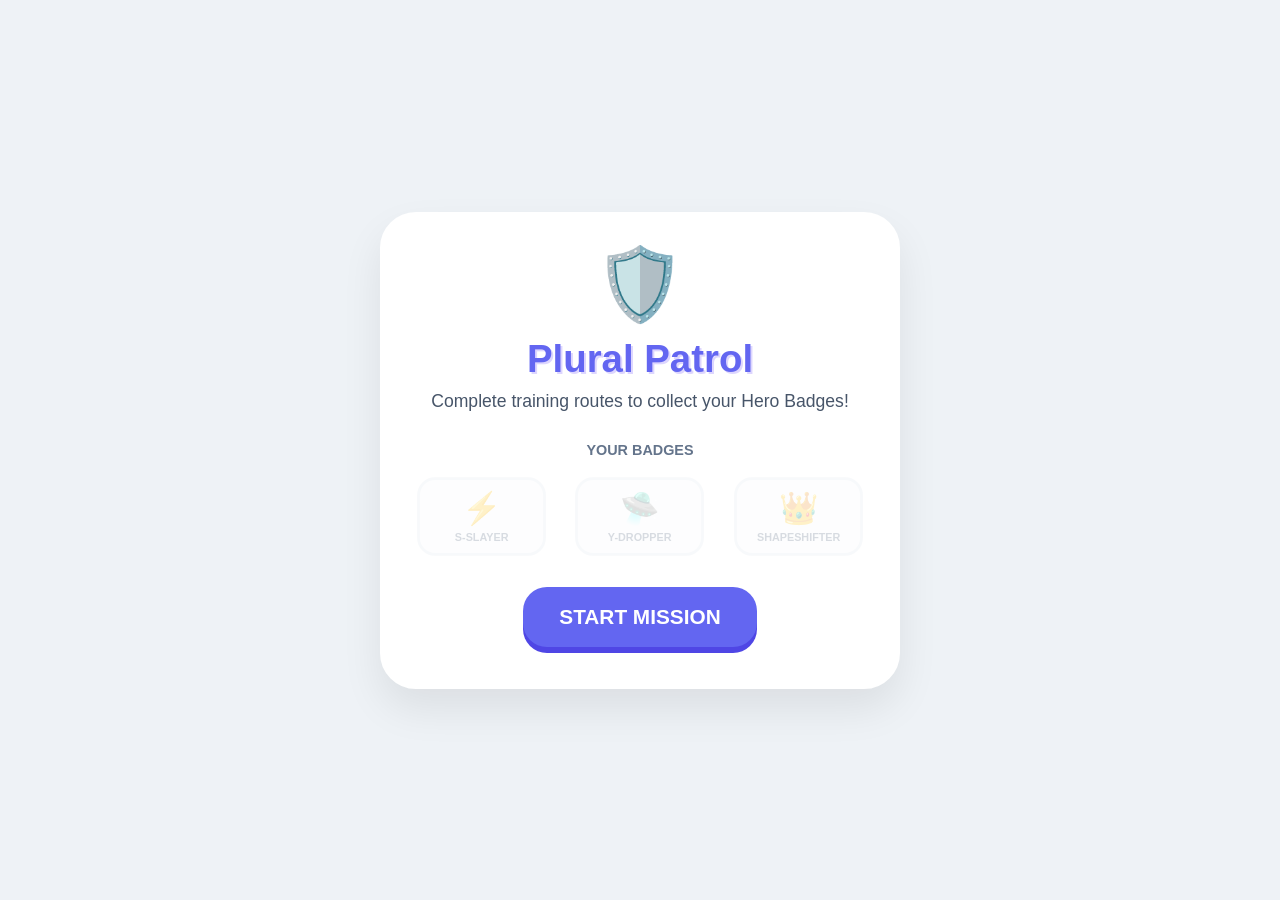
<file: AppAssets/Games_Grammer/Plurals.html>
<!DOCTYPE html>
<html lang="en">
<head>
    <meta charset="UTF-8">
    <meta name="viewport" content="width=device-width, initial-scale=1.0">
    <title>Plural Patrol: Universe Edition</title>
    <style>
        :root {
            --bg-color: #EEF2F6;
            --card-color: #FFFFFF;
            --text-color: #1E293B;
            --primary-color: #6366F1;
            --primary-hover: #4F46E5;
            --success-color: #22C55E;
            --error-color: #EF4444;
            --timer-color: #F59E0B;
            --accent-color: #EC4899;
            --font-family: 'Comic Sans MS', 'Chalkboard SE', sans-serif;
        }

        * {
            box-sizing: border-box;
            margin: 0;
            padding: 0;
            -webkit-tap-highlight-color: transparent;
            user-select: none;
        }

        body {
            font-family: var(--font-family);
            background-color: var(--bg-color);
            color: var(--text-color);
            min-height: 100vh;
            display: flex;
            justify-content: center;
            align-items: center;
            padding: 15px;
        }

        .game-container {
            width: 100%;
            max-width: 520px;
            background: var(--card-color);
            border-radius: 36px;
            box-shadow: 0 20px 40px rgba(0,0,0,0.08);
            border: 6px solid #FFFFFF;
            padding: 24px;
            text-align: center;
            position: relative;
        }

        .screen { display: none; flex-direction: column; align-items: center; }
        .screen.active { display: flex; }

        /* Typography & Custom Elements */
        h1 { font-size: 2.4rem; color: var(--primary-color); text-shadow: 2px 2px 0px #DDD6FE; margin-bottom: 10px; }
        h2 { font-size: 1.6rem; color: var(--text-color); margin-bottom: 15px; }
        p { font-size: 1.1rem; margin-bottom: 20px; color: #475569; }

        /* Fat Finger Accessible Buttons */
        .btn {
            background-color: var(--primary-color);
            color: white;
            border: none;
            border-radius: 24px;
            font-size: 1.3rem;
            font-weight: bold;
            padding: 18px 36px;
            cursor: pointer;
            box-shadow: 0 6px 0px #4F46E5;
            margin: 12px;
            position: relative;
            transition: all 0.1s ease;
        }
        .btn::after {
            content: ''; position: absolute;
            top: -15px; bottom: -15px; left: -15px; right: -15px;
        }
        .btn:active { transform: translateY(4px); box-shadow: 0 2px 0px #4F46E5; }

        /* HUD & Timer Layout */
        .hud {
            display: flex; justify-content: space-between; width: 100%;
            margin-bottom: 15px; font-weight: bold; background: #F1F5F9;
            padding: 12px 18px; border-radius: 20px; font-size: 1rem;
        }
        .badge-pill { background: var(--primary-color); color: white; padding: 3px 10px; border-radius: 12px; }
        
        .timer-container { width: 100%; height: 14px; background: #E2E8F0; border-radius: 8px; overflow: hidden; margin-bottom: 20px; }
        .timer-bar { width: 100%; height: 100%; background: var(--timer-color); transition: width 0.1s linear; }

        /* --- MODULE 1: TRUE/FALSE VIEW LAYOUT --- */
        .question-box {
            background: #F8FAFC; border: 4px dashed #CBD5E1; border-radius: 24px;
            padding: 25px 15px; width: 100%; min-height: 120px;
            display: flex; align-items: center; justify-content: center;
            font-size: 1.5rem; font-weight: bold; margin-bottom: 20px;
        }
        .choices-container { display: flex; width: 100%; gap: 15px; }
        .btn-choice { flex: 1; font-size: 1.4rem; padding: 20px 10px; }
        .btn-true { background-color: var(--success-color); box-shadow: 0 6px 0px #16A34A; }
        .btn-true:active { box-shadow: 0 2px 0px #16A34A; }
        .btn-false { background-color: var(--error-color); box-shadow: 0 6px 0px #DC2626; }
        .btn-false:active { box-shadow: 0 2px 0px #DC2626; }

        /* --- MODULE 2: DRAG & DROP VIEW LAYOUT --- */
        .drag-container { width: 100%; margin-bottom: 25px; }
        .word-target-zone {
            background: #F8FAFC; border: 4px dashed #6366F1; border-radius: 24px;
            padding: 30px 15px; font-size: 2rem; font-weight: bold;
            display: flex; align-items: center; justify-content: center; gap: 10px; margin-bottom: 25px;
        }
        .drop-basket {
            background: #E2E8F0; border-radius: 16px; padding: 5px 20px;
            min-width: 100px; min-height: 50px; display: inline-flex;
            justify-content: center; align-items: center; border-bottom: 4px solid #CBD5E1;
            color: var(--primary-color);
        }
        .drop-basket.hovered { background: #E0F2FE; border-color: var(--primary-color); }
        
        .options-bank { display: flex; justify-content: center; flex-wrap: wrap; gap: 15px; }
        .draggable-token {
            background: white; border: 3px solid #6366F1; border-radius: 18px;
            padding: 12px 24px; font-size: 1.3rem; font-weight: bold; cursor: grab;
            box-shadow: 0 5px 0 #4F46E5; position: relative;
        }
        /* Tap-to-select support indicator for dynamic mobile touch */
        .draggable-token.selected { background: #DDBEFE; transform: scale(1.05); }

        /* --- BADGE REWARD LAYOUT --- */
        .badges-grid { display: flex; justify-content: center; gap: 15px; margin: 15px 0; width: 100%; }
        .badge-card {
            background: #F8FAFC; border: 3px solid #E2E8F0; border-radius: 20px;
            padding: 10px; flex: 1; opacity: 0.25; transform: scale(0.9);
            transition: all 0.4s cubic-bezier(0.175, 0.885, 0.32, 1.275);
        }
        .badge-card.unlocked { opacity: 1; transform: scale(1); border-color: var(--accent-color); background: #FFF1F2; }
        .badge-icon { font-size: 2.2rem; margin-bottom: 5px; }
        .badge-title { font-size: 0.75rem; font-weight: bold; text-transform: uppercase; color: #64748B; }
        .badge-card.unlocked .badge-title { color: var(--accent-color); }

        /* Feedback Screen Animations */
        @keyframes correctPop {
            0% { transform: scale(1); background: white; }
            50% { transform: scale(1.04); background: #DCFCE7; border-color: var(--success-color); }
            100% { transform: scale(1); background: white; }
        }
        @keyframes errorShake {
            0%, 100% { transform: translateX(0); background: white; }
            20%, 60% { transform: translateX(-8px); background: #FEE2E2; border-color: var(--error-color); }
            40%, 80% { transform: translateX(8px); background: #FEE2E2; }
        }
        .correct-anim { animation: correctPop 0.4s ease; }
        .error-anim { animation: errorShake 0.4s ease; }

        .exit-btn {
            position: absolute; top: 12px; right: 12px; background: #E2E8F0;
            border: none; width: 36px; height: 36px; border-radius: 50%;
            font-weight: bold; cursor: pointer; display: none; align-items: center; justify-content: center;
        }
    </style>
</head>
<body>

    <div class="game-container" id="mainWrapper">
        <button class="exit-btn" id="exitButton" onclick="openExitModal()">✕</button>

        <!-- MODULE SCREEN 1: LANDING & DASHBOARD -->
        <div id="scr-landing" class="screen active">
            <div style="font-size: 4.5rem; margin-bottom: 10px;">🛡️</div>
            <h1>Plural Patrol</h1>
            <p>Complete training routes to collect your Hero Badges!</p>
            
            <h3 style="margin-top: 10px; color: #64748B; font-size: 0.9rem;">YOUR BADGES</h3>
            <div class="badges-grid" id="dashboard-badges">
                <!-- Badges will render programmatically here -->
            </div>

            <button class="btn" onclick="launchGameEngine()">START MISSION</button>
        </div>

        <!-- MODULE SCREEN 2: DYNAMIC GAMEPLAY HUB -->
        <div id="scr-gameplay" class="screen">
            <div class="hud">
                <div>Route: <span id="hud-level" class="badge-pill">1</span></div>
                <div id="hud-mode" style="color: var(--accent-color);">True / False</div>
                <div>Points: <span id="hud-score">0</span></div>
            </div>
            
            <div class="timer-container">
                <div id="timerTrack" class="timer-bar"></div>
            </div>

            <p id="hint-banner" style="font-size: 0.95rem; font-weight: bold; color: #64748B; margin-bottom: 15px;"></p>

            <!-- Container for True/False Engine Context -->
            <div id="layout-tf" style="width: 100%;">
                <div class="question-box" id="tf-question-text">...</div>
                <div class="choices-container">
                    <button class="btn btn-choice btn-true" onclick="evaluateInput(true)">TRUE</button>
                    <button class="btn btn-choice btn-false" onclick="evaluateInput(false)">FALSE</button>
                </div>
            </div>

            <!-- Container for Drag & Drop Engine Context -->
            <div id="layout-dd" style="width: 100%; display: none;">
                <div class="drag-container">
                    <div class="word-target-zone">
                        <span id="dd-stem-word">Base</span> ➔ 
                        <div class="drop-basket" id="dropTarget" ondragover="allowDrop(event)" ondragleave="dragLeave(event)" ondrop="handleDrop(event)" onclick="handleBasketTap()">?</div>
                    </div>
                    <div class="options-bank" id="dragBank">
                        <!-- Tokens injected here -->
                    </div>
                </div>
            </div>
        </div>

        <!-- MODULE SCREEN 3: MISSION OVER SUMMARY -->
        <div id="scr-summary" class="screen">
            <h1 id="over-title">Route Finished!</h1>
            <p id="over-reason" style="font-weight: bold; color: var(--error-color);"></p>
            
            <div style="background: #F1F5F9; width: 100%; padding: 20px; border-radius: 24px; margin-bottom: 20px;">
                <p style="margin-bottom: 5px; font-size: 1rem;">Score Achieved</p>
                <div style="font-size: 3rem; font-weight: bold; color: var(--primary-color);" id="summary-score">0</div>
            </div>

            <h3>Badges Status</h3>
            <div class="badges-grid" id="summary-badges"></div>

            <button class="btn" onclick="returnToDashboard()">DASHBOARD</button>
        </div>
    </div>

    <script>
        
    </script>
    
    <script src="plural.min.js"></script>
</body>
</html>
</file>
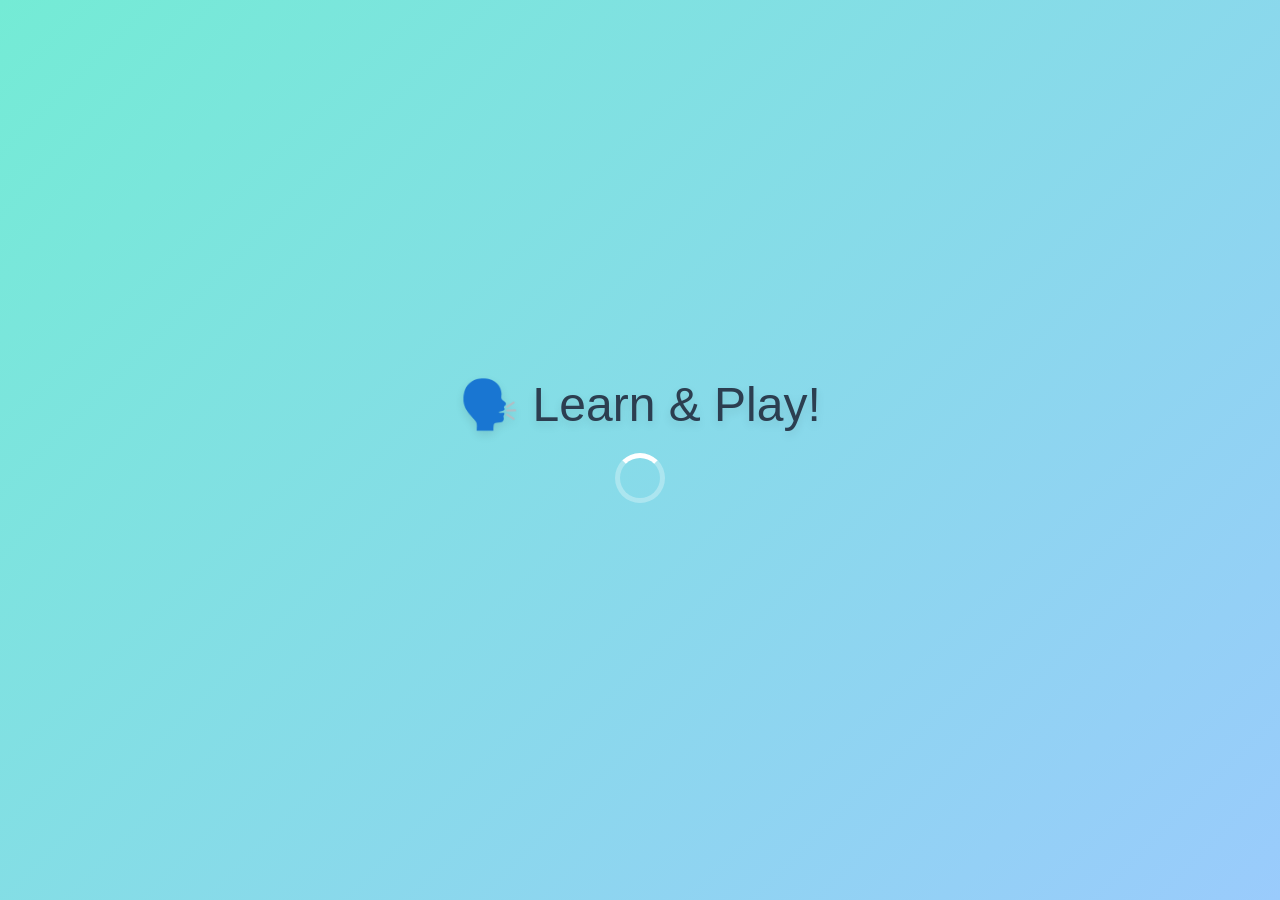
<file: AppAssets/Games_Grammer/pronunciation.html>
<!DOCTYPE html>
<html lang="en">
<head>
    <meta charset="UTF-8">
    <meta name="viewport" content="width=device-width, initial-scale=1.0">
    <title>Speak & Learn Playzone</title>
    <style>
        :root {
            --primary: #4A90E2;
            --primary-hover: #357ABD;
            --success: #2ECC71;
            --accent: #FFE11A;
            --bg-gradient: linear-gradient(135deg, #74EBD5 0%, #9ACBFC 100%);
            --text-dark: #2C3E50;
            --card-bg: rgba(255, 255, 255, 0.95);
        }

        * {
            box-sizing: border-box;
            margin: 0;
            padding: 0;
            font-family: 'Segoe UI', Tahoma, Geneva, Verdana, sans-serif;
        }

        body {
            background: var(--bg-gradient);
            min-height: 100vh;
            display: flex;
            justify-content: center;
            align-items: center;
            overflow-x: hidden;
            color: var(--text-dark);
        }

        /* --- Loading / Splash Screen --- */
        #splash-screen {
            position: fixed;
            top: 0; left: 0; width: 100%; height: 100%;
            background: var(--bg-gradient);
            z-index: 100;
            display: flex;
            flex-direction: column;
            justify-content: center;
            align-items: center;
            transition: opacity 0.5s ease;
        }

        .splash-logo {
            font-size: 3rem;
            margin-bottom: 20px;
            animation: bounce 2s infinite ease-in-out;
            text-shadow: 0px 4px 10px rgba(0,0,0,0.1);
        }

        .spinner {
            width: 50px;
            height: 50px;
            border: 5px solid rgba(255,255,255,0.3);
            border-radius: 50%;
            border-top-color: white;
            animation: spin 1s ease-in-out infinite;
            margin-bottom: 20px;
        }

        .btn-start {
            padding: 15px 40px;
            font-size: 1.2rem;
            font-weight: bold;
            color: white;
            background: var(--success);
            border: none;
            border-radius: 50px;
            cursor: pointer;
            box-shadow: 0 5px 15px rgba(0,0,0,0.2);
            transition: transform 0.2s;
            display: none; /* Shown once app config loads */
        }
        .btn-start:hover { transform: scale(1.05); }

        /* --- Main Layout --- */
        .app-container {
            width: 90%;
            max-width: 800px;
            background: var(--card-bg);
            border-radius: 24px;
            padding: 30px;
            box-shadow: 0 10px 30px rgba(0, 0, 0, 0.15);
            text-align: center;
            position: relative;
            margin: 20px;
        }

        /* --- Header / Score --- */
        .header {
            display: flex;
            justify-content: space-between;
            align-items: center;
            margin-bottom: 30px;
        }
        .progress-bar {
            background: #E0E0E0;
            border-radius: 10px;
            height: 12px;
            width: 60%;
            overflow: hidden;
        }
        .progress-fill {
            background: var(--primary);
            height: 100%;
            width: 0%;
            transition: width 0.3s ease;
        }
        .btn-exit {
            background: #E74C3C;
            color: white;
            border: none;
            padding: 8px 16px;
            border-radius: 8px;
            cursor: pointer;
            font-weight: bold;
        }

        /* --- Text Display Area --- */
        .sentence-box {
            font-size: 2rem;
            line-height: 1.6;
            margin: 40px 0;
            min-height: 120px;
            display: flex;
            flex-wrap: wrap;
            justify-content: center;
            gap: 10px;
        }

        .word {
            display: inline-block;
            cursor: pointer;
            padding: 2px 8px;
            border-radius: 6px;
            transition: all 0.2s ease;
            user-select: none;
        }
        .word:hover {
            background-color: rgba(74, 144, 226, 0.15);
            color: var(--primary);
        }
        .word.highlight {
            background-color: var(--accent) !important;
            color: black;
            transform: scale(1.1);
            box-shadow: 0 2px 8px rgba(0,0,0,0.1);
        }

        /* --- Navigation Controls --- */
        .controls {
            display: flex;
            justify-content: center;
            gap: 20px;
            margin-top: 30px;
        }

        .btn-action {
            padding: 14px 28px;
            font-size: 1.1rem;
            font-weight: bold;
            border: none;
            border-radius: 12px;
            cursor: pointer;
            display: flex;
            align-items: center;
            gap: 8px;
            transition: all 0.2s;
            color: white;
        }

        .btn-listen { background: var(--primary); }
        .btn-listen:hover { background: var(--primary-hover); }
        .btn-next { background: var(--success); }
        .btn-next:hover { background: #27AE60; }

        /* --- Custom Dialog / Popup --- */
        .modal-overlay {
            position: fixed;
            top: 0; left: 0; width: 100%; height: 100%;
            background: rgba(0,0,0,0.5);
            z-index: 200;
            display: flex;
            justify-content: center;
            align-items: center;
            opacity: 0;
            pointer-events: none;
            transition: opacity 0.3s ease;
        }
        .modal-overlay.active {
            opacity: 1;
            pointer-events: auto;
        }
        .modal {
            background: white;
            padding: 30px;
            border-radius: 20px;
            max-width: 400px;
            width: 85%;
            text-align: center;
            box-shadow: 0 10px 25px rgba(0,0,0,0.2);
            transform: scale(0.8);
            transition: transform 0.3s ease;
        }
        .modal-overlay.active .modal {
            transform: scale(1);
        }
        .modal h3 { margin-bottom: 15px; color: var(--text-dark); }
        .modal p { margin-bottom: 20px; color: #7F8C8D; }
        .modal-buttons {
            display: flex;
            justify-content: center;
            gap: 15px;
        }
        .btn-modal {
            padding: 10px 20px;
            border: none;
            border-radius: 8px;
            font-weight: bold;
            cursor: pointer;
        }
        .btn-confirm { background: #E74C3C; color: white; }
        .btn-cancel { background: #BDC3C7; color: var(--text-dark); }

        /* --- Animations --- */
        @keyframes bounce {
            0%, 100% { transform: translateY(0); }
            50% { transform: translateY(-15px); }
        }
        @keyframes spin {
            100% { transform: rotate(360deg); }
        }

        /* --- Responsive Viewports --- */
        @media (max-width: 768px) {
            .sentence-box { font-size: 1.6rem; }
            .btn-action { padding: 12px 20px; font-size: 1rem; }
        }
        @media (max-width: 480px) {
            .app-container { padding: 20px; width: 95%; }
            .sentence-box { font-size: 1.3rem; margin: 25px 0; }
            .controls { flex-direction: column; gap: 10px; }
            .btn-action { width: 100%; justify-content: center; }
            .header { flex-direction: column-reverse; gap: 15px; }
            .progress-bar { width: 100%; }
        }
    </style>
</head>
<body>

    <div id="splash-screen">
        <div class="splash-logo">🗣️ Learn & Play!</div>
        <div class="spinner" id="splash-spinner"></div>
        <button class="btn-start" id="btn-start" onclick="initializeApp()">Let's Play! 🎉</button>
    </div>

    <div class="app-container">
        <div class="header">
            <div class="progress-bar">
                <div class="progress-fill" id="progress-fill"></div>
            </div>
            <button class="btn-exit" onclick="showExitModal()">Reset Game ↩</button>
        </div>

        <div class="sentence-box" id="sentence-box">
            </div>

        <div class="controls">
            <button class="btn-action btn-listen" onclick="speakCurrentSentence()">
                🔊 Listen Whole Sentence
            </button>
            <button class="btn-action btn-next" onclick="nextSentence()">
                Next Sentence ➡️
            </button>
        </div>
    </div>

    <div class="modal-overlay" id="exit-modal">
        <div class="modal">
            <h3>Are you sure you want to restart?</h3>
            <p>You will lose your current game progression!</p>
            <div class="modal-buttons">
                <button class="btn-modal btn-confirm" onclick="confirmExit()">Yes, Restart</button>
                <button class="btn-modal btn-cancel" onclick="closeExitModal()">No, Keep Playing</button>
            </div>
        </div>
    </div>

    <script>
        
    </script>
    <script src="pronunciation.min.js"></script>
</body>
</html>
</file>
<file: AppAssets/Game_KBC/style.css>
body, html {
    margin: 0; padding: 0; width: 100%; height: 100%;
    background-color: #02021a; color: #ffffff;
    font-family: 'Segoe UI', Roboto, Helvetica, sans-serif;
    display: flex; justify-content: center; align-items: center; overflow: hidden;
}

#kbc-container {
    width: 100%; max-width: 500px; height: 100%; max-height: 850px;
    background: radial-gradient(circle, #0a0b36 0%, #020215 100%);
    box-shadow: 0 0 30px rgba(0, 230, 255, 0.2);
    position: relative; display: flex; flex-direction: column; overflow: hidden;
}

.screen {
    flex: 1; display: flex; flex-direction: column;
    justify-content: center; align-items: center; padding: 25px; box-sizing: border-box;
}

.hidden { display: none !important; }

.logo {
    font-size: 80px; text-shadow: 0 0 20px #e1b12c; margin-bottom: 20px;
}

h1 {
    color: #e1b12c; text-align: center; font-size: 28px; margin-bottom: 10px;
    text-shadow: 0 0 10px rgba(225, 177, 44, 0.3);
}

p { text-align: center; color: #a4b0be; line-height: 1.5; }

button {
    background: linear-gradient(135deg, #1e3799 0%, #0c2461 100%);
    color: #e1b12c; border: 2px solid #e1b12c; padding: 14px 35px;
    font-size: 18px; font-weight: bold; border-radius: 30px; cursor: pointer;
    box-shadow: 0 4px 15px rgba(0,0,0,0.4); transition: 0.2s ease;
}
button:disabled { background: #2c2c54; border-color: #706fd3; color: #706fd3; cursor: not-allowed; }

#top-bar {
    width: 100%; display: flex; justify-content: space-between;
    font-size: 18px; font-weight: bold; color: #e1b12c; margin-bottom: 30px;
}

#question-container {
    width: 100%; background: rgba(12, 36, 97, 0.6);
    border: 2px solid #4834d4; border-radius: 40px; padding: 25px;
    text-align: center; box-sizing: border-box; margin-bottom: 30px;
    box-shadow: inset 0 0 15px rgba(72, 52, 212, 0.5);
}

#question-text { font-size: 24px; color: #fff; font-weight: bold; margin: 0; }

#options-grid {
    width: 100%; display: grid; grid-template-columns: 1fr; gap: 15px;
}

.option-card {
    background: rgba(0, 0, 0, 0.4); border: 1.5px solid #00d2d3;
    border-radius: 25px; padding: 15px 25px; text-align: left;
    font-size: 18px; cursor: pointer; transition: 0.2s ease;
    display: flex; align-items: center; color: #fff;
}
.option-card:hover { background: rgba(0, 210, 211, 0.2); border-color: #fff; }
.option-prefix { color: #e1b12c; font-weight: bold; margin-right: 15px; }
</file>
<file: AppAssets/Game_MultipleChoice/style.css>
body, html {
    margin: 0; padding: 0; width: 100%; height: 100%;
    background-color: #f0fdf4; color: #1e293b;
    font-family: 'Segoe UI', system-ui, -apple-system, sans-serif;
    display: flex; justify-content: center; align-items: center; overflow: hidden;
}

#app-viewport {
    width: 100%; max-width: 460px; height: 100%; max-height: 850px;
    background: linear-gradient(180deg, #e0f2fe 0%, #f0fdf4 100%);
    box-shadow: 0 20px 40px rgba(15, 23, 42, 0.15);
    position: relative; display: flex; flex-direction: column; overflow: hidden;
}

.panel {
    flex: 1; display: flex; flex-direction: column;
    justify-content: center; align-items: center; padding: 30px; box-sizing: border-box;
}

.hidden { display: none !important; }
.mascot-badge { font-size: 75px; margin-bottom: 15px; filter: drop-shadow(0 8px 12px rgba(0,0,0,0.1)); }
h1 { color: #0369a1; font-size: 28px; font-weight: 800; margin: 0 0 8px 0; text-align: center; }
h2 { color: #15803d; font-size: 26px; font-weight: 800; margin-bottom: 10px; text-align: center; }
.subtitle { text-align: center; color: #64748b; font-size: 15px; margin: 0 0 35px 0; font-weight: 500; }

#hub-grid { display: flex; flex-direction: column; gap: 16px; width: 100%; }

.hub-card {
    background: white; border: 3px solid #bae6fd; border-radius: 20px;
    padding: 16px 24px; display: flex; align-items: center; gap: 20px;
    cursor: pointer; box-shadow: 0 6px 0 #bae6fd; transition: all 0.1s ease;
    text-align: left; width: 100%; box-sizing: border-box;
}
.hub-card:active:not(:disabled) { transform: translateY(4px); box-shadow: 0 2px 0 #bae6fd; }
.hub-card:disabled { background: #e2e8f0; border-color: #cbd5e1; box-shadow: 0 6px 0 #cbd5e1; cursor: not-allowed; }

.card-icon { font-size: 36px; }
.card-title { font-size: 18px; font-weight: 700; color: #0f172a; }

#stat-hud { width: 100%; display: flex; justify-content: space-between; align-items: center; margin-bottom: 20px; }
#home-btn { background: #64748b; color: white; border: none; padding: 8px 16px; font-size: 14px; font-weight: bold; border-radius: 12px; cursor: pointer; }
#hud-score { font-size: 18px; font-weight: 800; color: #b45309; background: #fef3c7; padding: 6px 16px; border-radius: 20px; border: 2px solid #fde68a; }

#timer-lane { width: 100%; height: 12px; background: #e2e8f0; border-radius: 6px; overflow: hidden; margin-bottom: 30px; }
#timer-bar { width: 100%; height: 100%; background: #22c55e; transition: width 1s linear; }

#question-box {
    width: 100%; font-size: 22px; font-weight: 800; color: #0f172a;
    text-align: center; line-height: 1.4; min-height: 80px; margin-bottom: 30px;
}

#options-stack { display: flex; flex-direction: column; gap: 14px; width: 100%; }

.opt-btn {
    background: white; border: 3px solid #e2e8f0; border-radius: 18px;
    padding: 16px; font-size: 16px; font-weight: 700; color: #334155;
    cursor: pointer; box-shadow: 0 5px 0 #e2e8f0; transition: all 0.1s ease; text-align: center;
}
.opt-btn:active:not(.locked) { transform: translateY(3px); box-shadow: 0 2px 0 #e2e8f0; }

/* Status Interaction Classes */
.opt-btn.correct { background: #dcfce7 !important; border-color: #22c55e !important; box-shadow: 0 5px 0 #22c55e !important; color: #14532d !important; }
.opt-btn.wrong { background: #fee2e2 !important; border-color: #ef4444 !important; box-shadow: 0 5px 0 #ef4444 !important; color: #7f1d1d !important; }

#loop-btn {
    background: #0ea5e9; color: white; border: none; padding: 16px 40px;
    font-size: 18px; font-weight: bold; border-radius: 25px; cursor: pointer;
    box-shadow: 0 6px 0 #0284c7; margin-top: 20px;
}
#loop-btn:active { transform: translateY(4px); box-shadow: 0 2px 0 #0284c7; }
</file>
